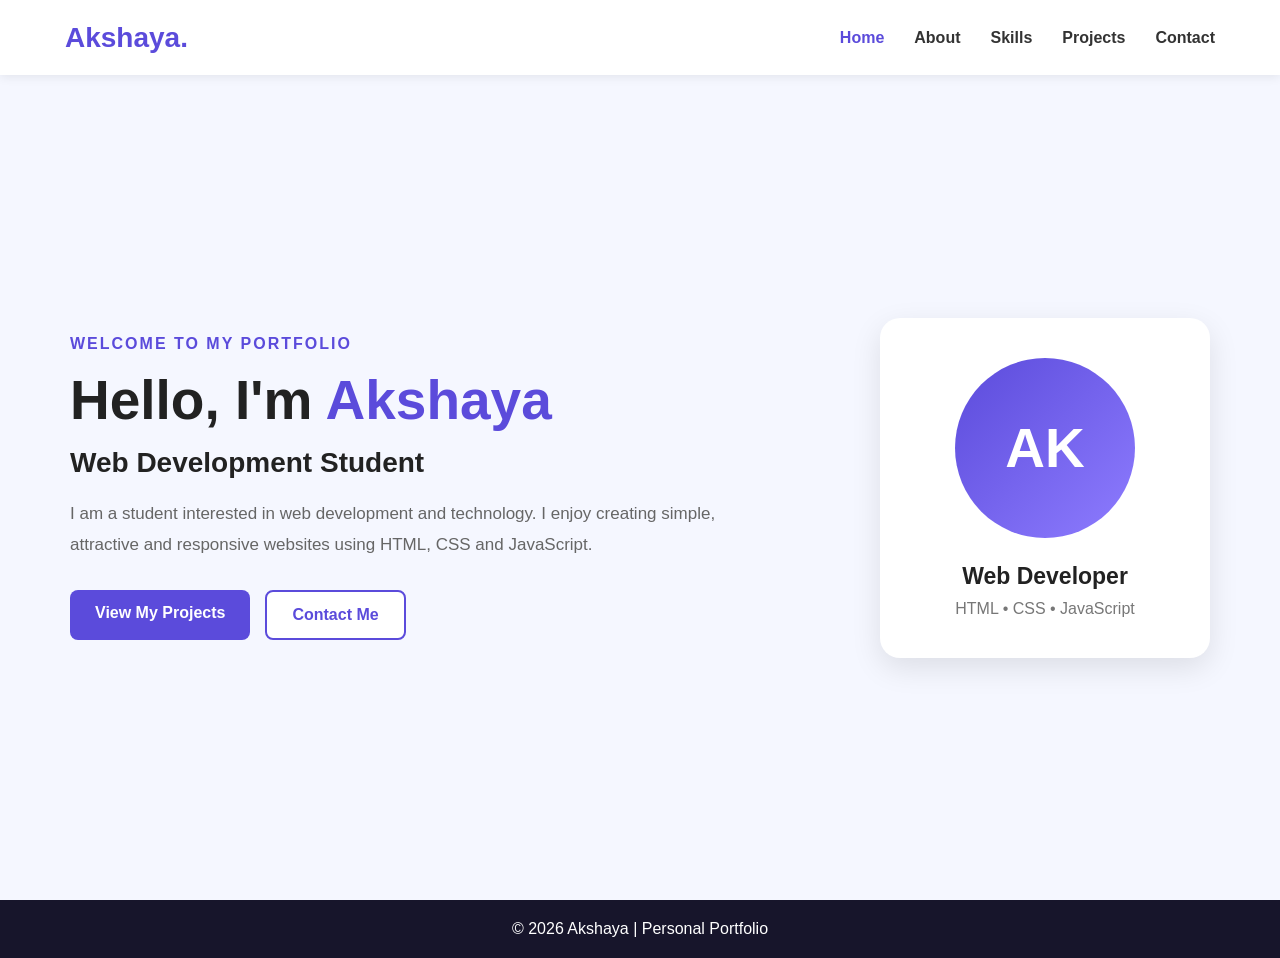
<file: index.html>
<!DOCTYPE html>
<html lang="en">
<head>
    <meta charset="UTF-8">
    <meta name="viewport" content="width=device-width, initial-scale=1.0">
    <title>NallaAkshaya | Portfolio</title>
    <link rel="stylesheet" href="style.css">
</head>

<body>

<header>
    <nav>
        <h2 class="logo">Akshaya.</h2>

        <ul>
            <li><a class="active" href="index.html">Home</a></li>
            <li><a href="about.html">About</a></li>
            <li><a href="skills.html">Skills</a></li>
            <li><a href="projects.html">Projects</a></li>
            <li><a href="contact.html">Contact</a></li>
        </ul>
    </nav>
</header>

<section class="home">
    <div class="home-text">
        <p class="small-text">WELCOME TO MY PORTFOLIO</p>

        <h1>Hello, I'm <span>Akshaya</span></h1>

        <h2>Web Development Student</h2>

        <p>
            I am a student interested in web development and technology.
            I enjoy creating simple, attractive and responsive websites
            using HTML, CSS and JavaScript.
        </p>

        <div class="buttons">
            <a href="projects.html" class="btn">View My Projects</a>
            <a href="contact.html" class="btn second">Contact Me</a>
        </div>
    </div>

    <div class="profile-card">
        <div class="profile-circle">
            <span>AK</span>
        </div>
        <h3>Web Developer</h3>
        <p>HTML • CSS • JavaScript</p>
    </div>
</section>

<footer>
    <p>© 2026 Akshaya | Personal Portfolio</p>
</footer>

</body>
</html>
</file>
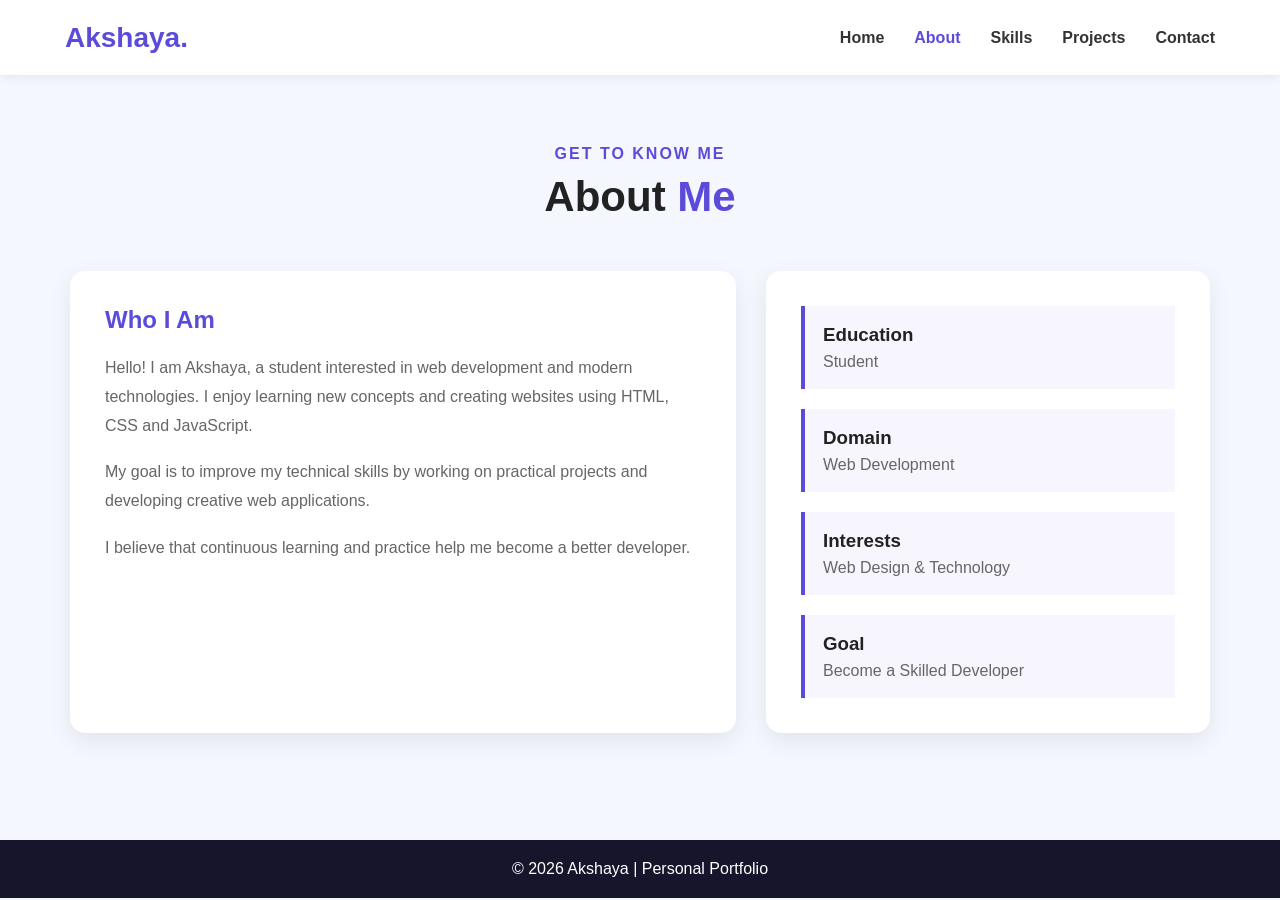
<file: about.html>
<!DOCTYPE html>
<html lang="en">
<head>
    <meta charset="UTF-8">
    <meta name="viewport" content="width=device-width, initial-scale=1.0">
    <title>About | Akshaya</title>
    <link rel="stylesheet" href="style.css">
</head>

<body>

<header>
    <nav>
        <h2 class="logo">Akshaya.</h2>

        <ul>
            <li><a href="index.html">Home</a></li>
            <li><a class="active" href="about.html">About</a></li>
            <li><a href="skills.html">Skills</a></li>
            <li><a href="projects.html">Projects</a></li>
            <li><a href="contact.html">Contact</a></li>
        </ul>
    </nav>
</header>

<section class="page-section">

    <div class="section-title">
        <p>GET TO KNOW ME</p>
        <h1>About <span>Me</span></h1>
    </div>

    <div class="about-container">

        <div class="about-box">
            <h2>Who I Am</h2>

            <p>
                Hello! I am Akshaya, a student interested in web development
                and modern technologies. I enjoy learning new concepts and
                creating websites using HTML, CSS and JavaScript.
            </p>

            <p>
                My goal is to improve my technical skills by working on
                practical projects and developing creative web applications.
            </p>

            <p>
                I believe that continuous learning and practice help me
                become a better developer.
            </p>
        </div>

        <div class="details-box">

            <div class="detail">
                <h3>Education</h3>
                <p>Student</p>
            </div>

            <div class="detail">
                <h3>Domain</h3>
                <p>Web Development</p>
            </div>

            <div class="detail">
                <h3>Interests</h3>
                <p>Web Design & Technology</p>
            </div>

            <div class="detail">
                <h3>Goal</h3>
                <p>Become a Skilled Developer</p>
            </div>

        </div>

    </div>

</section>

<footer>
    <p>© 2026 Akshaya | Personal Portfolio</p>
</footer>

</body>
</html>
</file>
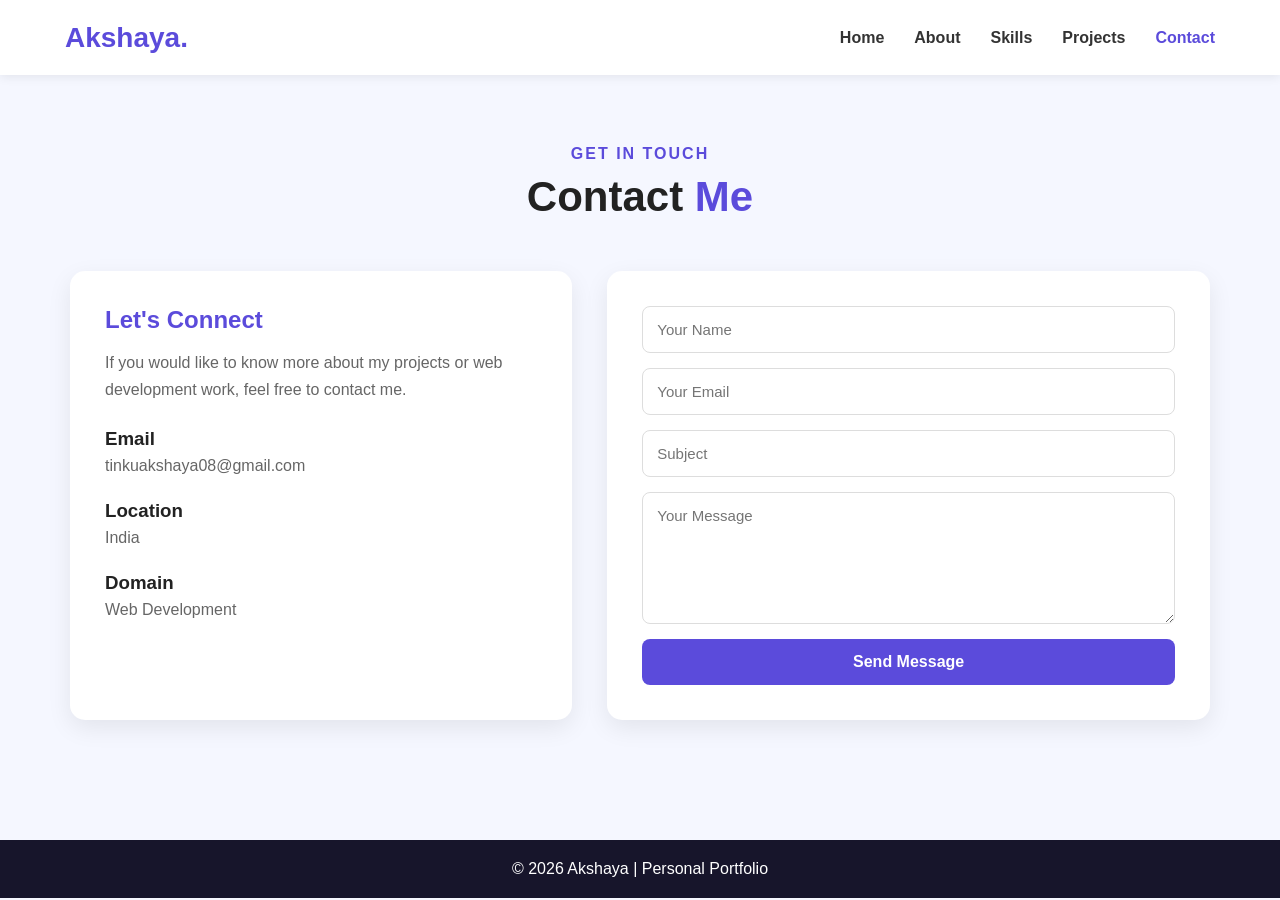
<file: contact.html>
<!DOCTYPE html>
<html lang="en">

<head>
    <meta charset="UTF-8">
    <meta name="viewport" content="width=device-width, initial-scale=1.0">
    <title>Contact | Akshaya</title>
    <link rel="stylesheet" href="style.css">
</head>

<body>

<header>
    <nav>
        <h2 class="logo">Akshaya.</h2>

        <ul>
            <li><a href="index.html">Home</a></li>
            <li><a href="about.html">About</a></li>
            <li><a href="skills.html">Skills</a></li>
            <li><a href="projects.html">Projects</a></li>
            <li><a class="active" href="contact.html">Contact</a></li>
        </ul>
    </nav>
</header>


<section class="page-section">

    <div class="section-title">
        <p>GET IN TOUCH</p>
        <h1>Contact <span>Me</span></h1>
    </div>


    <div class="contact-container">

        <div class="contact-info">

            <h2>Let's Connect</h2>

            <p>
                If you would like to know more about my
                projects or web development work, feel free
                to contact me.
            </p>

            <div class="contact-item">
                <h3>Email</h3>
                <p>tinkuakshaya08@gmail.com</p>
            </div>

            <div class="contact-item">
                <h3>Location</h3>
                <p>India</p>
            </div>

            <div class="contact-item">
                <h3>Domain</h3>
                <p>Web Development</p>
            </div>

        </div>


        <!-- CONTACT FORM -->

        <form
            action="https://formsubmit.co/tinkuakshaya08@gmail.com"
            method="POST"
        >

            <input
                type="hidden"
                name="_subject"
                value="New Portfolio Contact Message"
            >

            <input
                type="hidden"
                name="_template"
                value="table"
            >

            <!-- Your LIVE GitHub Pages contact URL -->
            <input
                type="hidden"
                name="_url"
                value="https://nallaakshaya08.github.io/Personal-Portfolio-Website/contact.html"
            >

            <input
                type="text"
                name="name"
                placeholder="Your Name"
                required
            >

            <input
                type="email"
                name="email"
                placeholder="Your Email"
                required
            >

            <input
                type="text"
                name="subject"
                placeholder="Subject"
                required
            >

            <textarea
                name="message"
                rows="6"
                placeholder="Your Message"
                required
            ></textarea>

            <button type="submit">
                Send Message
            </button>

        </form>

    </div>

</section>


<footer>
    <p>© 2026 Akshaya | Personal Portfolio</p>
</footer>

</body>
</html>
</file>
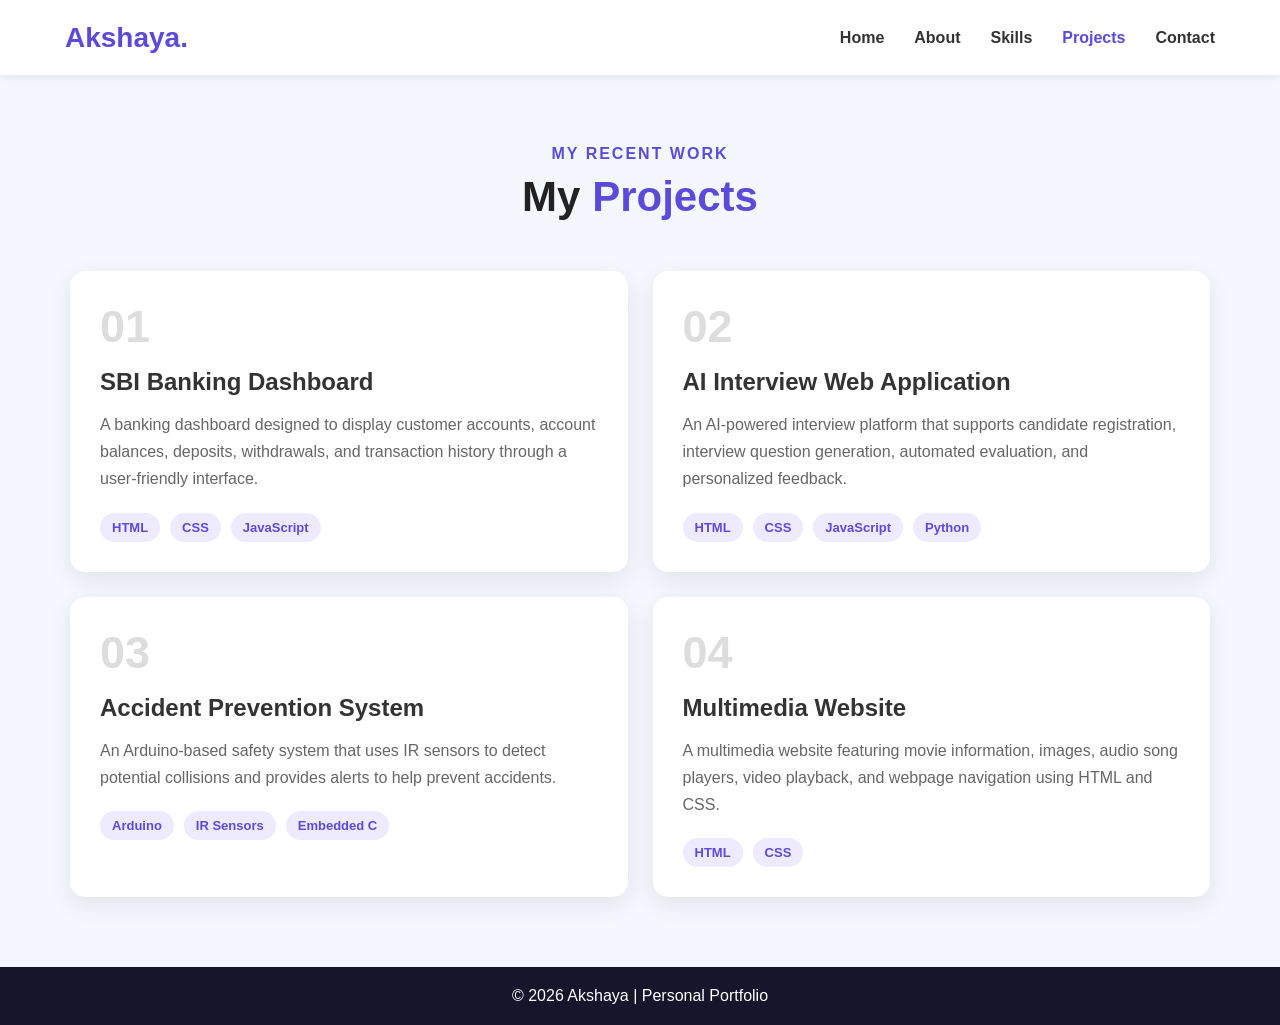
<file: projects.html>
<!DOCTYPE html>
<html lang="en">
<head>
    <meta charset="UTF-8">
    <meta name="viewport" content="width=device-width, initial-scale=1.0">
    <title>Projects |  Akshaya</title>
    <link rel="stylesheet" href="style.css">
</head>

<body>

<header>
    <nav>
        <h2 class="logo">Akshaya.</h2>

        <ul>
            <li><a href="index.html">Home</a></li>
            <li><a href="about.html">About</a></li>
            <li><a href="skills.html">Skills</a></li>
            <li><a class="active" href="projects.html">Projects</a></li>
            <li><a href="contact.html">Contact</a></li>
        </ul>
    </nav>
</header>

<section class="page-section">

    <div class="section-title">
        <p>MY RECENT WORK</p>
        <h1>My <span>Projects</span></h1>
    </div>

    <div class="projects-container">

        <!-- Project 1: SBI Banking Dashboard -->
        <div class="project-card">
            <div class="project-number">01</div>

            <h2>SBI Banking Dashboard</h2>

            <p>
                A banking dashboard designed to display customer
                accounts, account balances, deposits, withdrawals,
                and transaction history through a user-friendly interface.
            </p>

            <div class="technologies">
                <span>HTML</span>
                <span>CSS</span>
                <span>JavaScript</span>
            </div>
        </div>

        <!-- Project 2: AI Interview Web Application -->
        <div class="project-card">
            <div class="project-number">02</div>

            <h2>AI Interview Web Application</h2>

            <p>
                An AI-powered interview platform that supports
                candidate registration, interview question generation,
                automated evaluation, and personalized feedback.
            </p>

            <div class="technologies">
                <span>HTML</span>
                <span>CSS</span>
                <span>JavaScript</span>
                <span>Python</span>
            </div>
        </div>

        <!-- Project 3: Accident Prevention System -->
        <div class="project-card">
            <div class="project-number">03</div>

            <h2>Accident Prevention System</h2>

            <p>
                An Arduino-based safety system that uses IR sensors
                to detect potential collisions and provides alerts
                to help prevent accidents.
            </p>

            <div class="technologies">
                <span>Arduino</span>
                <span>IR Sensors</span>
                <span>Embedded C</span>
            </div>
        </div>

        <!-- Project 4: Multimedia Website -->
        <div class="project-card">
            <div class="project-number">04</div>

            <h2>Multimedia Website</h2>

            <p>
                A multimedia website featuring movie information,
                images, audio song players, video playback,
                and webpage navigation using HTML and CSS.
            </p>

            <div class="technologies">
                <span>HTML</span>
                <span>CSS</span>
            </div>
        </div>

    </div>

</section>

<footer>
    <p>© 2026 Akshaya | Personal Portfolio</p>
</footer>

</body>
</html>
</file>
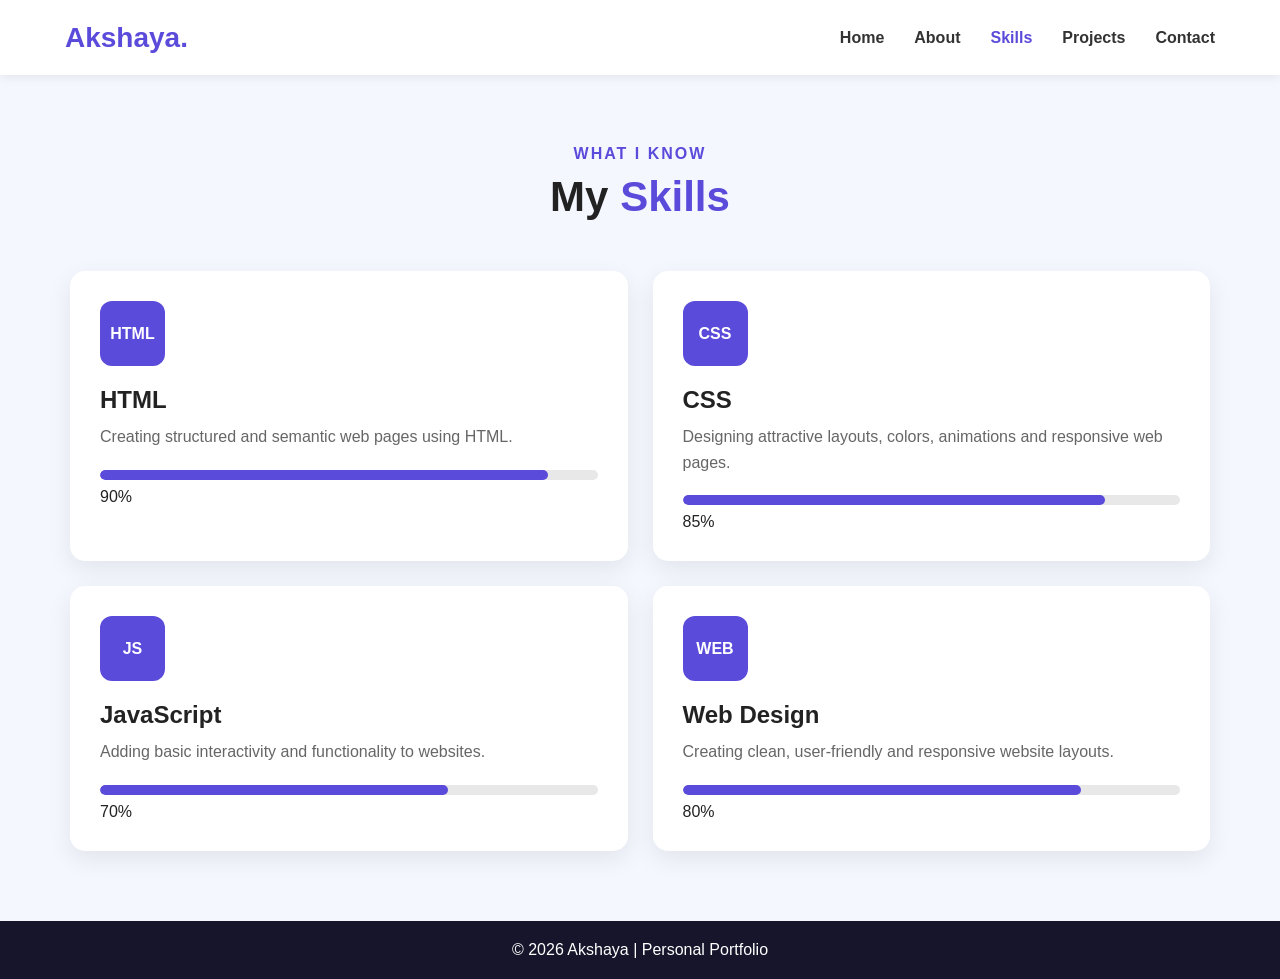
<file: skills.html>
<!DOCTYPE html>
<html lang="en">
<head>
    <meta charset="UTF-8">
    <meta name="viewport" content="width=device-width, initial-scale=1.0">
    <title>Skills |Akshaya</title>
    <link rel="stylesheet" href="style.css">
</head>

<body>

<header>
    <nav>
        <h2 class="logo">Akshaya.</h2>

        <ul>
            <li><a href="index.html">Home</a></li>
            <li><a href="about.html">About</a></li>
            <li><a class="active" href="skills.html">Skills</a></li>
            <li><a href="projects.html">Projects</a></li>
            <li><a href="contact.html">Contact</a></li>
        </ul>
    </nav>
</header>

<section class="page-section">

    <div class="section-title">
        <p>WHAT I KNOW</p>
        <h1>My <span>Skills</span></h1>
    </div>

    <div class="skills-container">

        <div class="skill-card">
            <div class="skill-icon">HTML</div>
            <h2>HTML</h2>
            <p>
                Creating structured and semantic web pages using HTML.
            </p>

            <div class="progress">
                <div class="progress-bar html"></div>
            </div>
            <span>90%</span>
        </div>

        <div class="skill-card">
            <div class="skill-icon">CSS</div>
            <h2>CSS</h2>
            <p>
                Designing attractive layouts, colors, animations and
                responsive web pages.
            </p>

            <div class="progress">
                <div class="progress-bar css"></div>
            </div>
            <span>85%</span>
        </div>

        <div class="skill-card">
            <div class="skill-icon">JS</div>
            <h2>JavaScript</h2>
            <p>
                Adding basic interactivity and functionality to websites.
            </p>

            <div class="progress">
                <div class="progress-bar javascript"></div>
            </div>
            <span>70%</span>
        </div>

        <div class="skill-card">
            <div class="skill-icon">WEB</div>
            <h2>Web Design</h2>
            <p>
                Creating clean, user-friendly and responsive website layouts.
            </p>

            <div class="progress">
                <div class="progress-bar design"></div>
            </div>
            <span>80%</span>
        </div>

    </div>

</section>

<footer>
    <p>© 2026 Akshaya | Personal Portfolio</p>
</footer>

</body>
</html>
</file>
<file: style.css>
* {
    margin: 0;
    padding: 0;
    box-sizing: border-box;
    font-family: Arial, sans-serif;
}

body {
    background: #f5f7ff;
    color: #222;
}

/* Navigation */

header {
    width: 100%;
    background: white;
    box-shadow: 0 2px 10px rgba(0,0,0,0.08);
    position: sticky;
    top: 0;
    z-index: 100;
}

nav {
    max-width: 1200px;
    margin: auto;
    height: 75px;
    display: flex;
    align-items: center;
    justify-content: space-between;
    padding: 0 25px;
}

.logo {
    font-size: 28px;
    color: #5b4bdb;
}

nav ul {
    display: flex;
    list-style: none;
    gap: 30px;
}

nav ul li a {
    text-decoration: none;
    color: #333;
    font-weight: bold;
    padding: 10px 0;
    transition: 0.3s;
}

nav ul li a:hover,
nav ul li a.active {
    color: #5b4bdb;
}

/* Home */

.home {
    min-height: calc(100vh - 75px);
    max-width: 1200px;
    margin: auto;
    padding: 70px 30px;
    display: flex;
    align-items: center;
    justify-content: space-between;
    gap: 50px;
}

.home-text {
    max-width: 650px;
    animation: slideLeft 1s ease;
}

.small-text {
    color: #5b4bdb;
    font-weight: bold;
    letter-spacing: 2px;
    margin-bottom: 15px;
}

.home h1 {
    font-size: 55px;
    margin-bottom: 15px;
}

.home h1 span,
.section-title h1 span {
    color: #5b4bdb;
}

.home h2 {
    font-size: 28px;
    margin-bottom: 20px;
}

.home-text > p:not(.small-text) {
    color: #666;
    line-height: 1.8;
    font-size: 17px;
}

.buttons {
    margin-top: 30px;
    display: flex;
    gap: 15px;
}

.btn {
    display: inline-block;
    text-decoration: none;
    background: #5b4bdb;
    color: white;
    padding: 14px 25px;
    border-radius: 8px;
    font-weight: bold;
    transition: 0.3s;
}

.btn:hover {
    transform: translateY(-4px);
    box-shadow: 0 8px 20px rgba(91,75,219,0.3);
}

.btn.second {
    background: white;
    color: #5b4bdb;
    border: 2px solid #5b4bdb;
}

/* Profile */

.profile-card {
    width: 330px;
    background: white;
    padding: 40px 25px;
    text-align: center;
    border-radius: 20px;
    box-shadow: 0 10px 30px rgba(0,0,0,0.1);
    animation: float 3s infinite ease-in-out;
}

.profile-circle {
    width: 180px;
    height: 180px;
    margin: auto;
    border-radius: 50%;
    background: linear-gradient(135deg, #5b4bdb, #8e7cff);
    display: flex;
    align-items: center;
    justify-content: center;
    color: white;
    font-size: 55px;
    font-weight: bold;
}

.profile-card h3 {
    margin-top: 25px;
    font-size: 23px;
}

.profile-card p {
    margin-top: 10px;
    color: #777;
}

/* Common Page */

.page-section {
    max-width: 1200px;
    margin: auto;
    min-height: calc(100vh - 135px);
    padding: 70px 30px;
}

.section-title {
    text-align: center;
    margin-bottom: 50px;
}

.section-title p {
    color: #5b4bdb;
    font-weight: bold;
    letter-spacing: 2px;
    margin-bottom: 10px;
}

.section-title h1 {
    font-size: 42px;
}

/* About */

.about-container {
    display: grid;
    grid-template-columns: 1.5fr 1fr;
    gap: 30px;
}

.about-box,
.details-box {
    background: white;
    padding: 35px;
    border-radius: 15px;
    box-shadow: 0 8px 25px rgba(0,0,0,0.08);
}

.about-box h2 {
    color: #5b4bdb;
    margin-bottom: 20px;
}

.about-box p {
    line-height: 1.8;
    color: #666;
    margin-bottom: 18px;
}

.details-box {
    display: grid;
    gap: 20px;
}

.detail {
    padding: 18px;
    border-left: 4px solid #5b4bdb;
    background: #f7f6ff;
}

.detail h3 {
    margin-bottom: 7px;
}

.detail p {
    color: #666;
}

/* Skills */

.skills-container {
    display: grid;
    grid-template-columns: repeat(2, 1fr);
    gap: 25px;
}

.skill-card {
    background: white;
    padding: 30px;
    border-radius: 15px;
    box-shadow: 0 8px 25px rgba(0,0,0,0.08);
    transition: 0.3s;
}

.skill-card:hover {
    transform: translateY(-8px);
}

.skill-icon {
    width: 65px;
    height: 65px;
    border-radius: 12px;
    background: #5b4bdb;
    color: white;
    display: flex;
    align-items: center;
    justify-content: center;
    font-weight: bold;
    margin-bottom: 20px;
}

.skill-card h2 {
    margin-bottom: 10px;
}

.skill-card p {
    color: #666;
    line-height: 1.6;
    margin-bottom: 20px;
}

.progress {
    width: 100%;
    height: 10px;
    background: #e8e8e8;
    border-radius: 10px;
    overflow: hidden;
    margin-bottom: 8px;
}

.progress-bar {
    height: 100%;
    background: #5b4bdb;
    border-radius: 10px;
}

.html {
    width: 90%;
}

.css {
    width: 85%;
}

.javascript {
    width: 70%;
}

.design {
    width: 80%;
}

/* Projects */

.projects-container {
    display: grid;
    grid-template-columns: repeat(2, 1fr);
    gap: 25px;
}

.project-card {
    background: white;
    padding: 30px;
    border-radius: 15px;
    box-shadow: 0 8px 25px rgba(0,0,0,0.08);
    transition: 0.3s;
    position: relative;
    overflow: hidden;
}

.project-card:hover {
    transform: translateY(-8px);
}

.project-number {
    font-size: 45px;
    color: #ddd;
    font-weight: bold;
    margin-bottom: 15px;
}

.project-card h2 {
    color: #333;
    margin-bottom: 15px;
}

.project-card p {
    color: #666;
    line-height: 1.7;
}

.technologies {
    margin-top: 20px;
    display: flex;
    gap: 10px;
    flex-wrap: wrap;
}

.technologies span {
    background: #eeeaff;
    color: #5b4bdb;
    padding: 7px 12px;
    border-radius: 20px;
    font-size: 13px;
    font-weight: bold;
}

/* Contact */

.contact-container {
    display: grid;
    grid-template-columns: 1fr 1.2fr;
    gap: 35px;
}

.contact-info,
form {
    background: white;
    padding: 35px;
    border-radius: 15px;
    box-shadow: 0 8px 25px rgba(0,0,0,0.08);
}

.contact-info h2 {
    color: #5b4bdb;
    margin-bottom: 15px;
}

.contact-info > p {
    color: #666;
    line-height: 1.7;
}

.contact-item {
    margin-top: 25px;
}

.contact-item h3 {
    margin-bottom: 7px;
}

.contact-item p {
    color: #666;
}

form {
    display: flex;
    flex-direction: column;
    gap: 15px;
}

form input,
form textarea {
    width: 100%;
    border: 1px solid #ddd;
    border-radius: 8px;
    padding: 14px;
    font-size: 15px;
    outline: none;
}

form input:focus,
form textarea:focus {
    border-color: #5b4bdb;
}

form textarea {
    resize: vertical;
}

form button {
    border: none;
    background: #5b4bdb;
    color: white;
    padding: 14px;
    border-radius: 8px;
    font-size: 16px;
    font-weight: bold;
    cursor: pointer;
    transition: 0.3s;
}

form button:hover {
    background: #4535c2;
    transform: translateY(-2px);
}

#successMessage {
    text-align: center;
    font-weight: bold;
}

/* Footer */

footer {
    background: #17152b;
    color: white;
    text-align: center;
    padding: 20px;
}

/* Animations */

@keyframes slideLeft {
    from {
        opacity: 0;
        transform: translateX(-50px);
    }

    to {
        opacity: 1;
        transform: translateX(0);
    }
}

@keyframes float {
    0%, 100% {
        transform: translateY(0);
    }

    50% {
        transform: translateY(-12px);
    }
}

/* Responsive */

@media (max-width: 800px) {

    nav {
        height: auto;
        padding: 20px;
        flex-direction: column;
        gap: 15px;
    }

    nav ul {
        gap: 15px;
        flex-wrap: wrap;
        justify-content: center;
    }

    .home {
        flex-direction: column;
        text-align: center;
    }

    .buttons {
        justify-content: center;
        flex-wrap: wrap;
    }

    .home h1 {
        font-size: 40px;
    }

    .about-container,
    .skills-container,
    .projects-container,
    .contact-container {
        grid-template-columns: 1fr;
    }

    .profile-card {
        width: 100%;
        max-width: 330px;
    }
}

@media (max-width: 500px) {

    nav ul {
        gap: 10px;
    }

    nav ul li a {
        font-size: 14px;
    }

    .page-section {
        padding: 50px 15px;
    }

    .section-title h1 {
        font-size: 34px;
    }
}
</file>
